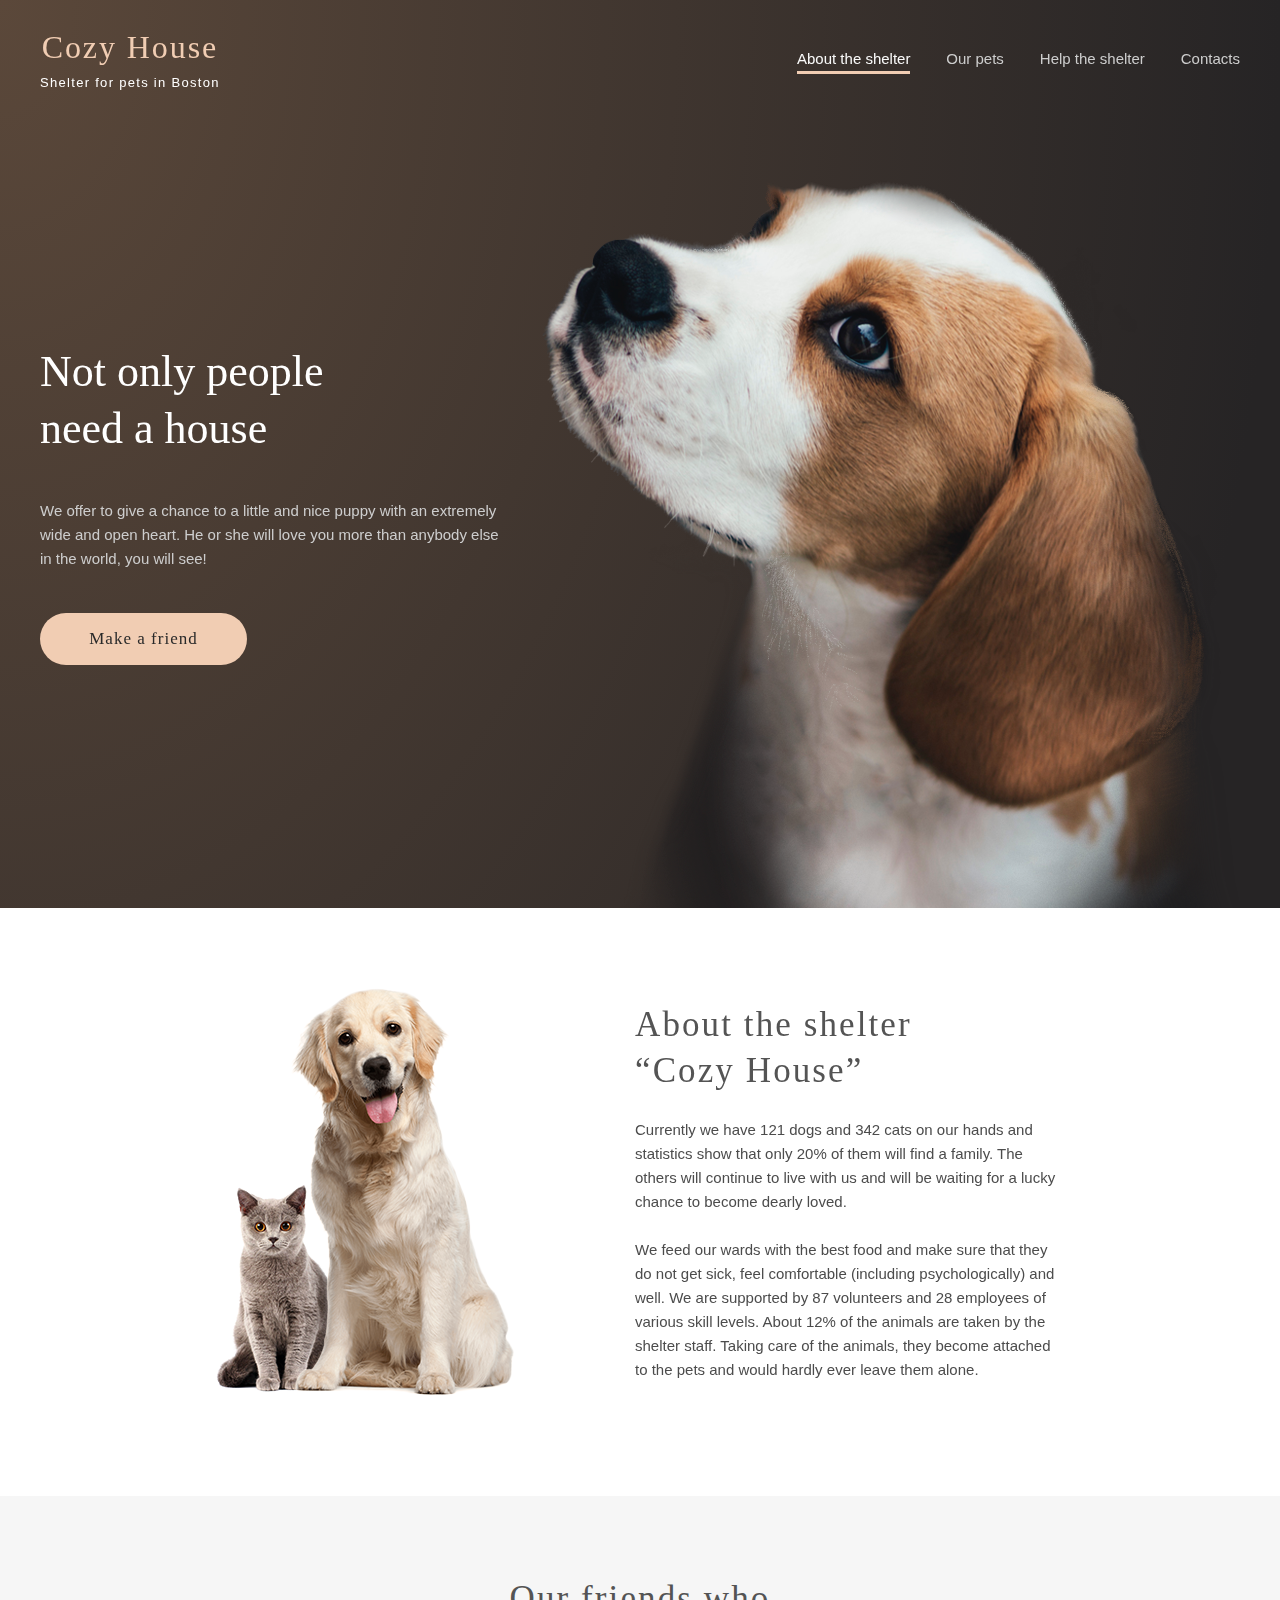
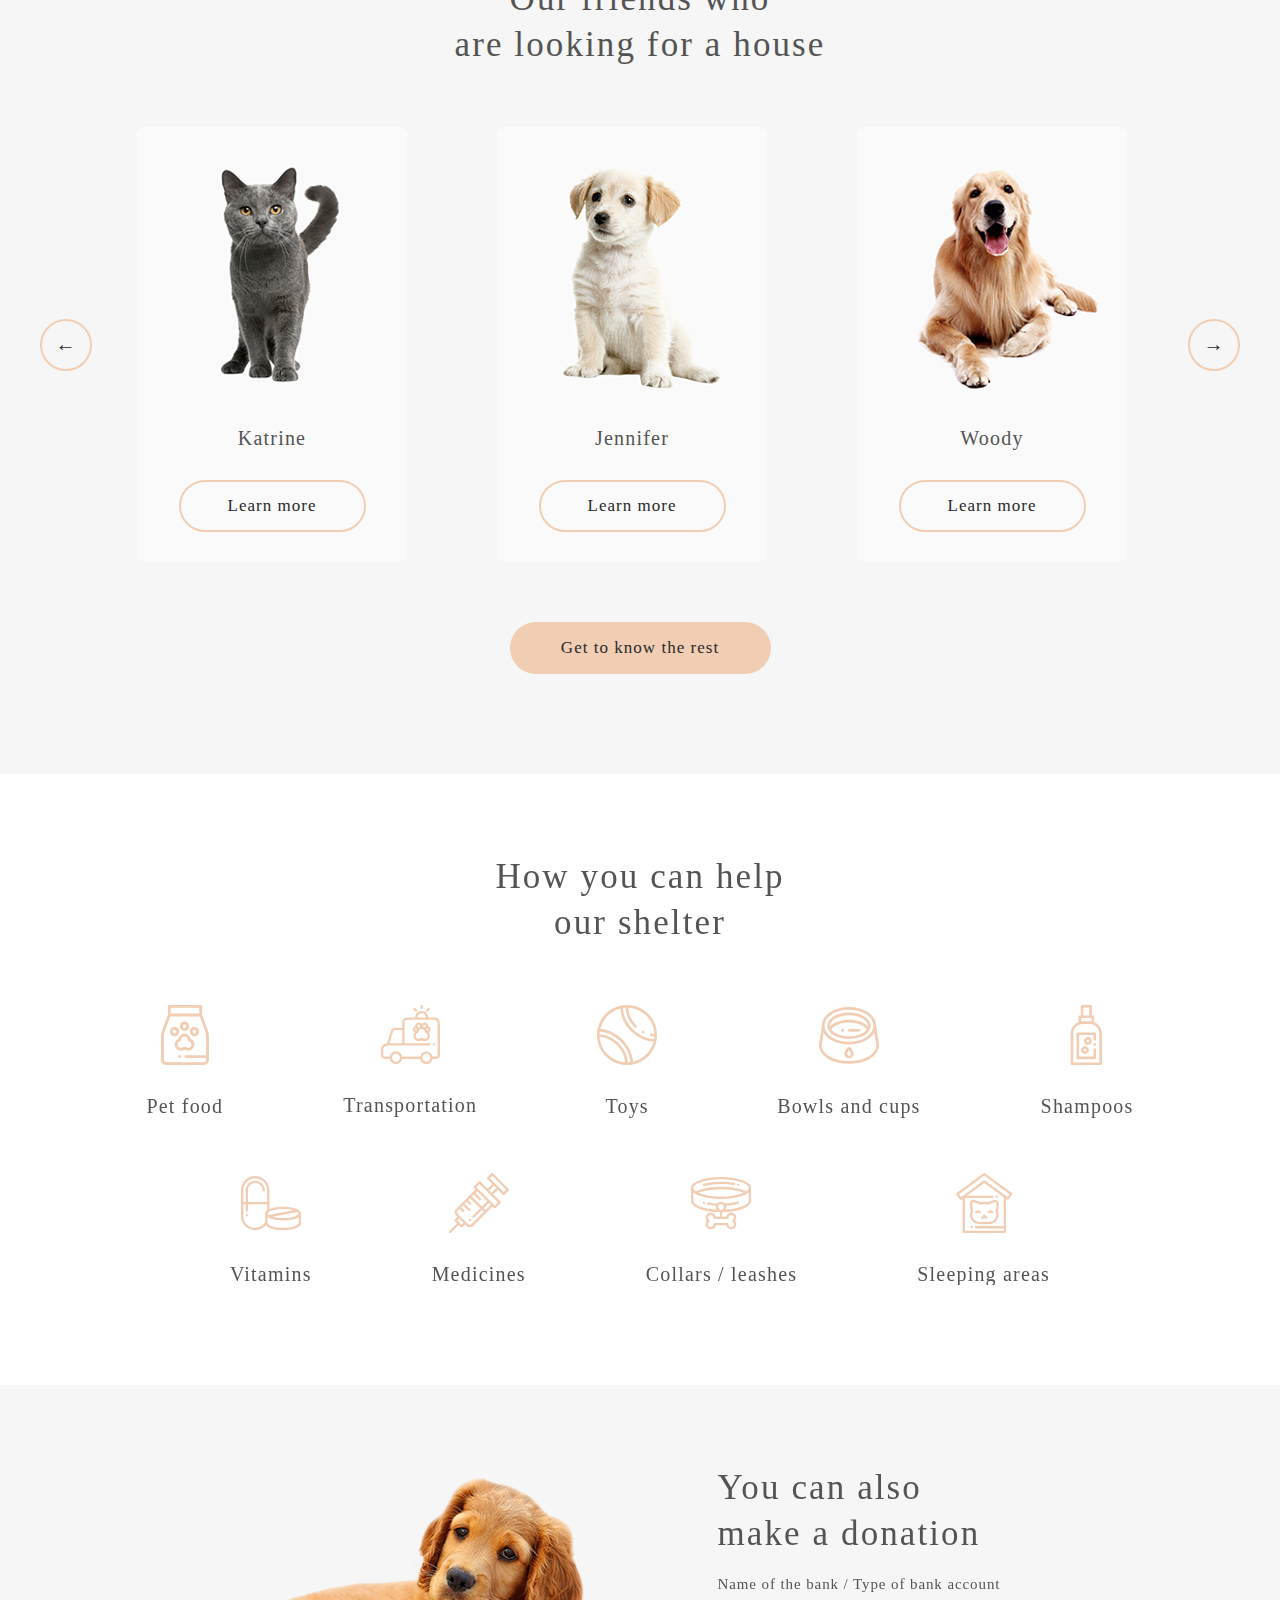
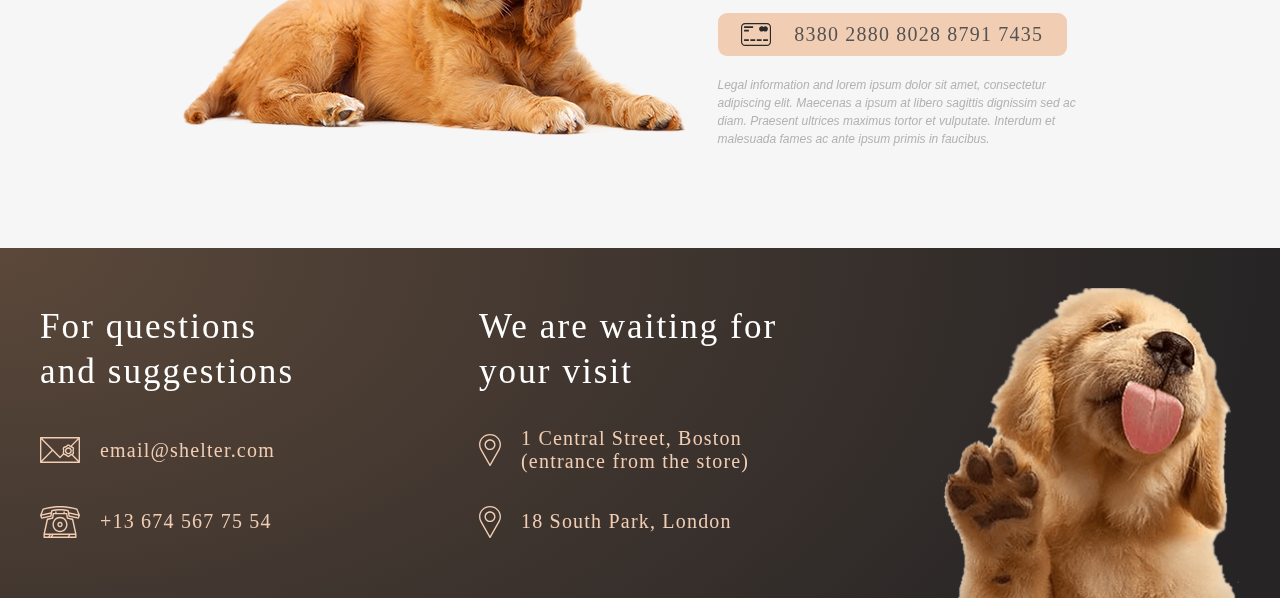
<file: shelter/index.html>
<!DOCTYPE html>
<html lang="en">
<head>
    <meta charset="UTF-8">
    <meta http-equiv="X-UA-Compatible" content="IE=edge">
    <meta name="viewport" content="width=device-width, initial-scale=1.0">
    <title>Cozy House</title>
    <link rel="icon" href="img/footer-puppy.png" type="image/png">
    <link rel="stylesheet" href="css/style.css">
</head>
<body>
    <!-- header -->
    <header class="header">
        <div class="header__wrapper wrapper">

            <a href="#" class="header__logo">
                <h1 class="header__title">Cozy House</h1>
                <p class="header__subtitle">Shelter for pets in Boston</p>
            </a>

            <nav class="menu">
                <a href="#" class="menu__link link-active_lite">About the shelter</a>
                <a href="pets.html" class="menu__link">Our pets</a>
                <a href="#help" class="menu__link">Help the shelter</a>
                <a href="#footer" class="menu__link">Contacts</a>
            </nav>

            <div id="burger" class="burger">
                <button id="burger__button" class="burger__button" type="button">
                    <span class="burger__item">menu</span>
                </button>

                <div id="burger__wrapper" class="burger__wrapper">
                    <div id="burger__menu" class="burger__menu">
                        <a href="#" class="menu__link link-active_lite">About the shelter</a>
                        <a href="pets.html" class="menu__link">Our pets</a>
                        <a href="#help" class="menu__link">Help the shelter</a>
                        <a href="#footer" class="menu__link">Contacts</a>
                    </div>
                </div>
            </div>

        </div>
    </header>

    <!-- intro -->
    <section class="intro">
        <div class="intro__wrapper wrapper">
            <div class="intro__inner">
                <h2 class="intro__title">Not only people<br>need a house</h2>
                <p class="intro__text">We offer to give a chance to a little and nice puppy with an extremely wide and open heart. He or she will love you more than anybody else in the world, you will see!</p>
                <a href="#pets" class="intro__button button-primary">Make a friend</a>
            </div>
            <div class="intro__image">
                <img src="img/start-screen-puppy.png" alt="puppy">
            </div>
        </div>
    </section>

    <!-- about -->
    <section id="about" class="about">
        <div class="about__wrapper wrapper">
            <div class="about__image">
                <img src="img/about-pets.png" alt="pets">
            </div>
            <div class="about__inner">
                <h3 class="about__title">About the shelter<br>“Cozy House”</h3>
                <p class="about__text">Currently we have 121 dogs and 342 cats on our hands and statistics show that only 20% of them will find a family. The others will continue to live with us and will be waiting for a lucky chance to become dearly loved.</p>
                <p class="about__text">We feed our wards with the best food and make sure that they do not get sick, feel comfortable (including psychologically) and well. We are supported by 87 volunteers and 28 employees of various skill levels. About 12% of the animals are taken by the shelter staff. Taking care of the animals, they become attached to the pets and would hardly ever leave them alone.</p>
            </div>
        </div>
    </section>

    <!-- pets -->
    <section id="pets" class="pets">
        <div class="pets__wrapper wrapper">

            <h3 class="pets__title">Our friends who<br>are looking for a house</h3>
            <div id="slider" class="pets__slider">
                <button id="prev" class="button-paginator">←</button>

                <div class="pets__slider-wrapper">
                    <div id="slides" class="pets__slider-content">
                        <div class="pets__slider-item">
                            <img src="img/pets-katrine.png" alt="" class="pets__slider-image">
                            <p class="pets__slider-text">Katrine</p>
                            <button class="pets__slider-button button-secondary">Learn more</button>
                        </div>
                        <div class="pets__slider-item">
                            <img src="img/pets-jennifer.png" alt="" class="pets__slider-image">
                            <p class="pets__slider-text">Jennifer</p>
                            <button class="pets__slider-button button-secondary">Learn more</button>
                        </div>
                        <div class="pets__slider-item">
                            <img src="img/pets-woody.png" alt="" class="pets__slider-image">
                            <p class="pets__slider-text">Woody</p>
                            <button class="pets__slider-button button-secondary">Learn more</button>
                        </div>
                    </div>
                </div>

                <!-- popup -->
                <div id="popup" class="popup">
                    <div class="popup__wrapper">
                        <div class="popup__image"><img src="img/pets-jennifer.png" alt=""></div>
                        <div class="popup__info">
                            <h2 class="popup__title"></h2>
                            <h3 class="popup__subtitle"></h3>
                            <p class="popup__text">Jennifer is a sweet 2 months old Labrador that is patiently waiting to find a new forever home. This girl really enjoys being able to go outside to run and play, but won't hesitate to play up a storm in the house if she has all of her favorite toys.</p>
                            <ul class="popup__list">
                                <li class="popup__age">Age: <span>2 months</span></li>
                                <li class="popup__inoculations">Inoculations: <span>none</span></li>
                                <li class="popup__diseases">Diseases: <span>none</span></li>
                                <li class="popup__parasites">Parasites: <span>none</span></li>
                            </ul>
                        </div>
                        <button id="popup__close" class="popup__close">&times;</button>
                    </div>
                </div>

                <button id="next" class="button-paginator">→</button>
            </div>
            <a href="pets.html" class="pets__button button-primary">Get to know the rest</a>
        </div>
    </section>

    <!-- help -->
    <section id="help" class="help">
        <div class="help__wrapper wrapper">
            <h3 class="help__title">How you can help<br>our shelter</h3>
            <div class="help__list">

                <div class="help__item">
                    <img src="img/svg/icon-pet-food.svg" alt="petfood" class="help__icon">
                    <h4 class="help__text">Pet food</h4>
                </div>
                <div class="help__item">
                    <img src="img/svg/icon-transportation.svg" alt="transportation" class="help__icon">
                    <h4 class="help__text">Transportation</h4>
                </div>
                <div class="help__item">
                    <img src="img/svg/icon-toys.svg" alt="toys" class="help__icon">
                    <h4 class="help__text">Toys</h4>
                </div>
                <div class="help__item">
                    <img src="img/svg/icon-bowls-and-cups.svg" alt="bowls and cups" class="help__icon">
                    <h4 class="help__text">Bowls and cups</h4>
                </div>
                <div class="help__item">
                    <img src="img/svg/icon-shampoos.svg" alt="shampoos" class="help__icon">
                    <h4 class="help__text">Shampoos</h4>
                </div>


                <div class="help__item">
                    <img src="img/svg/icon-vitamins.svg" alt="vitamins" class="help__icon">
                    <h4 class="help__text">Vitamins</h4>
                </div>
                <div class="help__item">
                    <img src="img/svg/icon-medicines.svg" alt="medicines" class="help__icon">
                    <h4 class="help__text">Medicines</h4>
                </div>
                <div class="help__item">
                    <img src="img/svg/icon-collars-leashes.svg" alt="collars leashes" class="help__icon">
                    <h4 class="help__text">Collars / leashes</h4>
                </div>
                <div class="help__item">
                    <img src="img/svg/icon-sleeping-area.svg" alt="sleeping area" class="help__icon">
                    <h4 class="help__text">Sleeping areas</h4>
                </div>

            </div>
        </div>
    </section>

    <!-- donation -->
    <section class="donation">
        <div class="donation__wrapper wrapper">
            <div class="donation__image">
                <img src="img/donation-dog.png" alt="dog">
            </div>
            <div class="donation__inner">
                <h3 class="donation__title">You can also<br>make a donation</h3>
                <h5 class="donation__subtitle">Name of the bank / Type of bank account</h5>
                <a href="#" class="donation__credit-card">
                    <img src="img/svg/credit-card.svg" alt="credit card" class="donation__card-icon">
                    <h4 class="donation__card-number">8380 2880 8028 8791 7435</h4>
                </a>
                <p class="donation__info">Legal information and lorem ipsum dolor sit amet, consectetur adipiscing elit. Maecenas a ipsum at libero sagittis dignissim sed ac diam. Praesent ultrices maximus tortor et vulputate. Interdum et malesuada fames ac ante ipsum primis in faucibus.</p>
            </div>
        </div>
    </section>

    <!-- footer -->
    <footer id="footer" class="footer">
        <div class="footer__wrapper wrapper">
            <div class="footer__contacts">
                <h3 class="footer__title">For questions and suggestions</h3>
                <a href="mailto:google.com" target="_blank" class="footer__item">
                    <img src="img/svg/icon-email.svg" alt="email" class="footer__icon">
                    <h4 class="footer__text">email@shelter.com</h4>
                </a>
                <a href="tel:+136745677554;" class="footer__item">
                    <img src="img/svg/icon-phone.svg" alt="phone" class="footer__icon">
                    <h4 class="footer__text">+13 674 567 75 54</h4>
                </a>
            </div>

            <div class="footer__locations">
                <h3 class="footer__title">We are waiting for your visit</h3>
                <a href="https://www.google.com/maps/@35.7040744,139.5577317,3a,90y,288.14h,67.46t/data=!3m7!1e1!3m5!1sgT28ssf0BB2LxZ63JNcL1w!2e0!3e5!7i13312!8i6656" target="_blank" class="footer__item">
                    <img src="img/svg/icon-marker.svg" alt="marker" class="footer__icon">
                    <h4 class="footer__text">1 Central Street, Boston (entrance from the store)</h4>
                </a>
                <a href="https://www.google.com/maps/@35.7040744,139.5577317,3a,90y,288.14h,67.46t/data=!3m7!1e1!3m5!1sgT28ssf0BB2LxZ63JNcL1w!2e0!3e5!7i13312!8i6656" target="_blank" class="footer__item">
                    <img src="img/svg/icon-marker.svg" alt="marker" class="footer__icon">
                    <h4 class="footer__text">18 South Park, London</h4>
                </a>
            </div>

            <div class="footer__image">
                <img src="img/footer-puppy.png" alt="puppy">
            </div>
        </div>
    </footer>
    <script src="js/pets.js"></script>
    <script src="js/carousel.js"></script>
    <script src="js/popup.js"></script>
    <script src="js/index.js"></script>
</body>
</html>
</file>
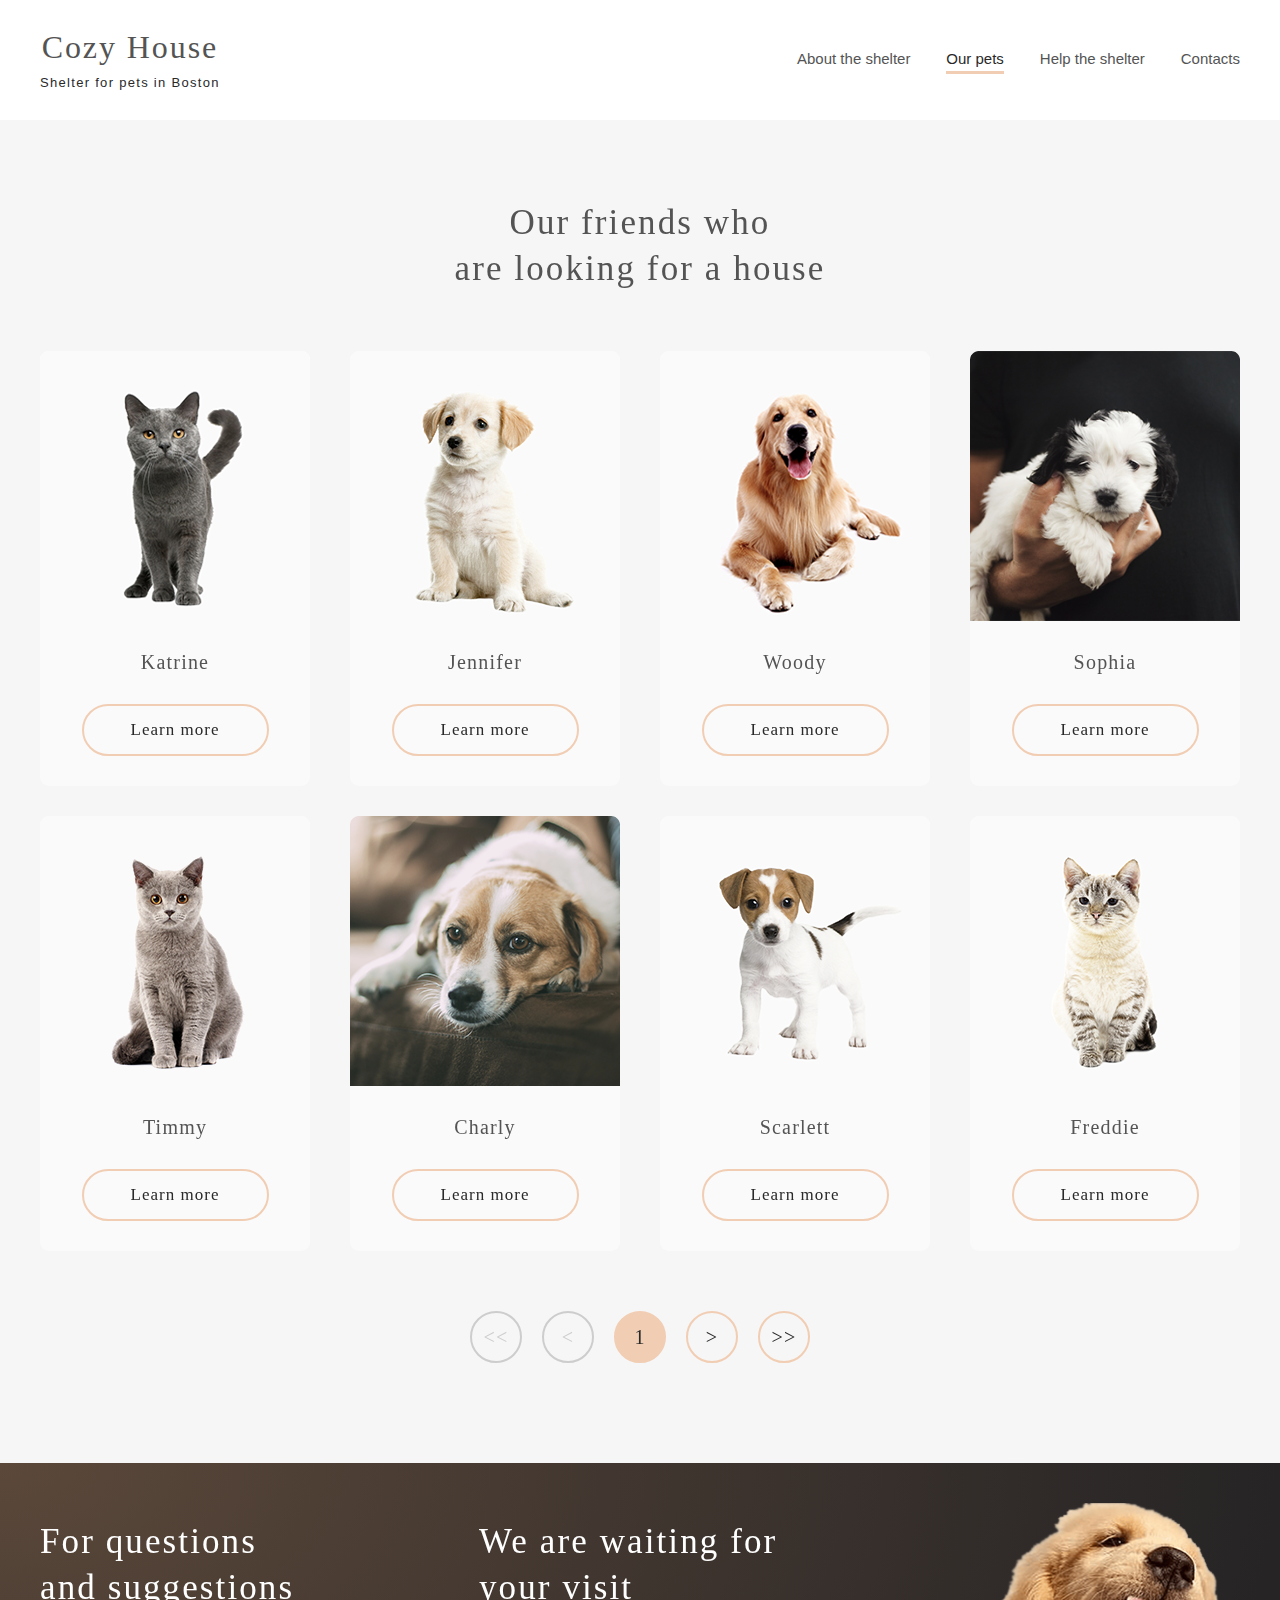
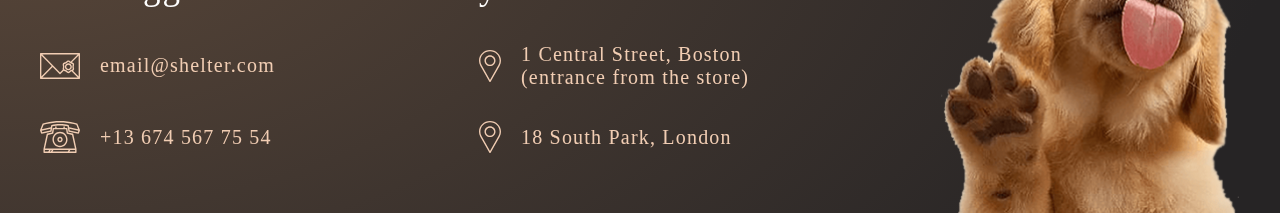
<file: shelter/pets.html>
<!DOCTYPE html>
<html lang="en">
<head>
    <meta charset="UTF-8">
    <meta http-equiv="X-UA-Compatible" content="IE=edge">
    <meta name="viewport" content="width=device-width, initial-scale=1.0">
    <title>Cozy House</title>
    <link rel="icon" href="img/footer-puppy.png" type="image/png">
    <link rel="stylesheet" href="css/style.css">
</head>
<body>

    <!-- header -->
    <header class="header header_lite">
        <div class="header__wrapper wrapper">
            <a href="index.html" class="header__logo">
                <h1 class="header__title">Cozy House</h1>
                <p class="header__subtitle">Shelter for pets in Boston</p>
            </a>

            <nav class="menu menu_lite">
                <a href="index.html" class="menu__link">About the shelter</a>
                <a href="#" class="menu__link link-active_dark">Our pets</a>
                <a href="#help" class="menu__link">Help the shelter</a>
                <a href="#footer" class="menu__link">Contacts</a>
            </nav>

            <div id="burger" class="burger burger_lite">
                <button id="burger__button" class="burger__button _lite" type="button">
                    <span class="burger__item">menu</span>
                </button>

                <div id="burger__wrapper" class="burger__wrapper">
                    <div id="burger__menu" class="burger__menu">
                        <a href="index.html" class="menu__link">About the shelter</a>
                        <a href="#" class="menu__link link-active_lite">Our pets</a>
                        <a href="#help" class="menu__link">Help the shelter</a>
                        <a href="#footer" class="menu__link">Contacts</a>
                    </div>
                </div>
            </div>

        </div>
    </header>

    <!-- friends -->
    <main class="friends">
        <div class="friends__wrapper wrapper">
            <h3 class="friends__title">Our friends who<br>are looking for a house</h3>
            <div id="slides" class="friends__slider">
                <div class="friends__card">
                    <img src="img/pets-katrine.png" alt="" class="friends__image">
                    <p class="friends__text">Katrine</p>
                    <button class="friends__button button-secondary">Learn more</button>
                </div>
                <div class="friends__card">
                    <img src="img/pets-jennifer.png" alt="" class="friends__image">
                    <p class="friends__text">Jennifer</p>
                    <button class="friends__button button-secondary">Learn more</button>
                </div>
                <div class="friends__card">
                    <img src="img/pets-woody.png" alt="" class="friends__image">
                    <p class="friends__text">Woody</p>
                    <button class="friends__button button-secondary">Learn more</button>
                </div>
                <div class="friends__card">
                    <img src="img/pets-sophia.png" alt="" class="friends__image">
                    <p class="friends__text">Sophia</p>
                    <button class="friends__button button-secondary">Learn more</button>
                </div>
                <div class="friends__card">
                    <img src="img/pets-timmy.png" alt="" class="friends__image">
                    <p class="friends__text">Timmy</p>
                    <button class="friends__button button-secondary">Learn more</button>
                </div>
                <div class="friends__card">
                    <img src="img/pets-charly.png" alt="" class="friends__image">
                    <p class="friends__text">Charly</p>
                    <button class="friends__button button-secondary">Learn more</button>
                </div>
                <div class="friends__card">
                    <img src="img/pets-scarlet.png" alt="" class="friends__image">
                    <p class="friends__text">Scarlett</p>
                    <button class="friends__button button-secondary">Learn more</button>
                </div>
                <div class="friends__card">
                    <img src="img/pets-freddie.png" alt="" class="friends__image">
                    <p class="friends__text">Freddie</p>
                    <button class="friends__button button-secondary">Learn more</button>
                </div>
            </div>

            <!-- popup -->
            <div id="popup" class="popup">
                <div class="popup__wrapper">
                    <div class="popup__image"><img src="img/pets-jennifer.png" alt=""></div>
                    <div class="popup__info">
                        <h2 class="popup__title"></h2>
                        <h3 class="popup__subtitle"></h3>
                        <p class="popup__text">Jennifer is a sweet 2 months old Labrador that is patiently waiting to find a new forever home. This girl really enjoys being able to go outside to run and play, but won't hesitate to play up a storm in the house if she has all of her favorite toys.</p>
                        <ul class="popup__list">
                            <li class="popup__age">Age: <span>2 months</span></li>
                            <li class="popup__inoculations">Inoculations: <span>none</span></li>
                            <li class="popup__diseases">Diseases: <span>none</span></li>
                            <li class="popup__parasites">Parasites: <span>none</span></li>
                        </ul>
                    </div>
                    <button id="popup__close" class="popup__close">&times;</button>
                </div>
            </div>

            <nav class="friends__button-group">
                <button class="button-paginator button-paginator_inactive">&#60;&#60;</button>
                <button class="button-paginator button-paginator_inactive">&#60;</button>
                <button class="button-paginator button-paginator_active">1</button>
                <button class="button-paginator">&#62;</button>
                <button class="button-paginator">&#62;&#62;</button>
            </nav>
        </div>
    </main>

    <!-- footer -->
    <footer id="footer" class="footer">
        <div class="footer__wrapper wrapper">
            <div class="footer__contacts">
                <h3 class="footer__title">For questions and suggestions</h3>
                <a href="mailto:google.com" target="_blank" class="footer__item">
                    <img src="img/svg/icon-email.svg" alt="email" class="footer__icon">
                    <h4 class="footer__text">email@shelter.com</h4>
                </a>
                <a href="tel:+136745677554;" class="footer__item">
                    <img src="img/svg/icon-phone.svg" alt="phone" class="footer__icon">
                    <h4 class="footer__text">+13 674 567 75 54</h4>
                </a>
            </div>

            <div class="footer__locations">
                <h3 class="footer__title">We are waiting for your visit</h3>
                <a href="https://www.google.com/maps/@35.7040744,139.5577317,3a,90y,288.14h,67.46t/data=!3m7!1e1!3m5!1sgT28ssf0BB2LxZ63JNcL1w!2e0!3e5!7i13312!8i6656" target="_blank" class="footer__item">
                    <img src="img/svg/icon-marker.svg" alt="marker" class="footer__icon">
                    <h4 class="footer__text">1 Central Street, Boston (entrance from the store)</h4>
                </a>
                <a href="https://www.google.com/maps/@35.7040744,139.5577317,3a,90y,288.14h,67.46t/data=!3m7!1e1!3m5!1sgT28ssf0BB2LxZ63JNcL1w!2e0!3e5!7i13312!8i6656" target="_blank" class="footer__item">
                    <img src="img/svg/icon-marker.svg" alt="marker" class="footer__icon">
                    <h4 class="footer__text">18 South Park, London</h4>
                </a>
            </div>

            <img src="img/footer-puppy.png" alt="puppy" class="footer__image">
        </div>
    </footer>
    <script src="js/pets.js"></script>
    <script src="js/popup-pets.js"></script>
    <script src="js/index.js"></script>
</body>
</html>
</file>
<file: shelter/css/style.css>
* {
  padding: 0;
  margin: 0;
  border: 0;
}

*, *::before, *::after {
  box-sizing: border-box;
  -moz-box-sizing: border-box;
  -webkit-box-sizing: border-box;
}

:focus, :active {
  outline: none;
}

a:focus, a:active {
  outline: none;
}

nav, footer, header, aside {
  display: block;
}

html, body {
  height: 100%;
  width: 100%;
  font-size: 100%;
  line-height: 1;
  font-size: 14px;
  -ms-text-size-adjust: 100%;
  -moz-text-size-adjust: 100%;
  -webkit-text-size-adjust: 100%;
}

input, button, textarea {
  font-family: inherit;
  background-color: unset;
}

input::-ms-clear {
  display: none;
}

button {
  cursor: pointer;
}

button::-moz-focus-inner {
  padding: 0;
  border: 0;
}

a, a:visited {
  text-decoration: none;
}

a:hover {
  text-decoration: none;
}

ul li {
  list-style: none;
}

img {
  vertical-align: top;
}

h1, h2, h3, h4, h5, h6 {
  font-size: inherit;
  font-weight: 400;
}

html {
  scroll-behavior: smooth;
}

body {
  background-color: #e5e5e5;
}

h1, h2, h3, h4 {
  font-family: "Georgia";
  font-style: normal;
  font-weight: 400;
}

a, p {
  font-family: "Arial";
  font-style: normal;
  font-weight: 400;
}

.wrapper {
  width: 100%;
  max-width: 1280px;
  margin: 0 auto;
  padding: 0 40px;
}

@media (max-width: 768px) {
  .wrapper {
    padding: 0 30px;
  }
}
@media (max-width: 320px) {
  .wrapper {
    padding: 0 10px;
  }
}
button {
  border-radius: 100px;
  font-family: "Georgia";
  font-style: normal;
  font-weight: 400;
  font-size: 17px;
  line-height: 130%;
  letter-spacing: 0.06em;
  color: #292929;
}

.button-primary,
.button-secondary {
  font-family: "Georgia";
  font-style: normal;
  font-weight: 400;
  -webkit-transition: background 0.2s ease;
  transition: background 0.2s ease;
}
.button-primary:hover,
.button-secondary:hover {
  background: #FDDCC4;
}

.button-primary {
  background: #F1CDB3;
}

.button-secondary {
  border: 2px solid #F1CDB3;
}
.button-secondary:hover {
  border: none;
}

.button-paginator {
  min-width: 52px;
  height: 52px;
  font-size: 20px;
  line-height: 115%;
  color: #292929;
  border: 2px solid #F1CDB3;
  -webkit-transition: background 0.2s ease;
  transition: background 0.2s ease;
}
.button-paginator:hover {
  background: #FDDCC4;
  border: none;
}
.button-paginator_active {
  background: #F1CDB3;
}
.button-paginator_inactive {
  border: 2px solid #CDCDCD;
  color: #CDCDCD;
  pointer-events: none;
}

.header {
  position: absolute;
  top: 30px;
  left: 50%;
  -webkit-transform: translateX(-50%);
          transform: translateX(-50%);
  width: 100%;
}
.header__wrapper {
  height: 60px;
  display: -webkit-box;
  display: -ms-flexbox;
  display: flex;
  -webkit-box-pack: justify;
      -ms-flex-pack: justify;
          justify-content: space-between;
  -webkit-box-align: center;
      -ms-flex-align: center;
          align-items: center;
}
.header__logo {
  display: -webkit-box;
  display: -ms-flexbox;
  display: flex;
  -webkit-box-orient: vertical;
  -webkit-box-direction: normal;
      -ms-flex-direction: column;
          flex-direction: column;
  -webkit-box-pack: justify;
      -ms-flex-pack: justify;
          justify-content: space-between;
  -webkit-box-align: center;
      -ms-flex-align: center;
          align-items: center;
}
.header__title {
  font-size: 32px;
  line-height: 110%;
  letter-spacing: 0.06em;
  color: #F1CDB3;
}
.header__subtitle {
  margin-top: 10px;
  font-size: 13px;
  line-height: 15px;
  letter-spacing: 0.1em;
  color: #FFFFFF;
}

.header_lite {
  position: static;
  height: 120px;
  padding: 30px 0;
  background: #ffffff;
  -webkit-transform: translateX(0);
          transform: translateX(0);
}
.header_lite .header__title {
  color: #545454;
}
.header_lite .header__subtitle {
  color: #292929;
}
.header_lite .burger__wrapper {
  top: 0;
}

@media (max-width: 320px) {
  .header__wrapper {
    padding: 0 20px;
  }
}
.menu {
  width: 443px;
  display: -webkit-box;
  display: -ms-flexbox;
  display: flex;
  -webkit-box-pack: justify;
      -ms-flex-pack: justify;
          justify-content: space-between;
}
.menu__link {
  padding: 5px 0;
  width: -webkit-fit-content;
  width: -moz-fit-content;
  width: fit-content;
  font-size: 15px;
  color: #CDCDCD;
  -webkit-transition: color 0.2s ease;
  transition: color 0.2s ease;
}
.menu__link:hover {
  color: #FAFAFA;
}
.menu .link-active_lite {
  color: #FAFAFA;
  border-bottom: #F1CDB3 3px solid;
}

.menu_lite .menu__link {
  color: #545454;
}
.menu_lite .menu__link:hover {
  color: #292929;
}
.menu_lite .link-active_dark {
  color: #292929;
  border-bottom: #F1CDB3 3px solid;
}

.burger {
  display: none;
}
.burger__button {
  z-index: 2;
  position: relative;
  display: none;
  width: 30px;
  height: 22px;
  z-index: 1;
  -webkit-transition: -webkit-transform 0.5s ease;
  transition: -webkit-transform 0.5s ease;
  transition: transform 0.5s ease;
  transition: transform 0.5s ease, -webkit-transform 0.5s ease;
}
.burger__button._open {
  -webkit-transform: rotate(-90deg);
          transform: rotate(-90deg);
}
.burger__button._lite .burger__item,
.burger__button._lite .burger__item::before,
.burger__button._lite .burger__item::after {
  background-color: #000000;
}
.burger_lite .burger__menu {
  top: 0;
}
.burger__item {
  position: relative;
  display: block;
  width: 30px;
  height: 2px;
  color: transparent;
  font-size: 0;
  background-color: #F1CDB3;
}
.burger__item::before, .burger__item::after {
  position: absolute;
  display: block;
  content: "";
  width: 100%;
  height: 100%;
  background-color: #F1CDB3;
}
.burger__item::before {
  top: -10px;
}
.burger__item::after {
  bottom: -10px;
}
.burger__wrapper {
  position: absolute;
  top: -30px;
  right: 0;
  bottom: 0;
  left: 0;
  height: 100vh;
  overflow: hidden;
  display: block;
  background-color: rgba(0, 0, 0, 0.6);
  z-index: -1;
  opacity: 0;
  -webkit-transition: opacity 0.5s ease;
  transition: opacity 0.5s ease;
}
.burger__wrapper._visible {
  z-index: 0;
  opacity: 1;
}
.burger__menu {
  position: relative;
  right: -320px;
  width: 320px;
  height: 100vh;
  margin-left: auto;
  padding: 0 38px;
  display: -webkit-box;
  display: -ms-flexbox;
  display: flex;
  -webkit-box-orient: vertical;
  -webkit-box-direction: normal;
      -ms-flex-direction: column;
          flex-direction: column;
  -webkit-box-pack: center;
      -ms-flex-pack: center;
          justify-content: center;
  -webkit-box-align: center;
      -ms-flex-align: center;
          align-items: center;
  background-color: #292929;
  opacity: 0;
  -webkit-transition: all 0.5s ease;
  transition: all 0.5s ease;
}
.burger__menu .menu__link {
  margin-bottom: 40px;
}
.burger__menu._show {
  right: 0;
  opacity: 1;
}
.burger .link-active_lite {
  color: #FAFAFA;
  border-bottom: #F1CDB3 3px solid;
}

@media (max-width: 767px) {
  .menu {
    display: none;
  }
  .burger {
    display: block;
  }
  .burger__button {
    display: block;
  }
}
.intro {
  padding: 180px 0 0 0;
  background: radial-gradient(100% 215.42% at 0% 0%, #5B483A 0%, #262425 100%);
}
.intro__wrapper {
  display: -webkit-box;
  display: -ms-flexbox;
  display: flex;
  -ms-flex-wrap: wrap;
      flex-wrap: wrap;
  -webkit-box-pack: center;
      -ms-flex-pack: center;
          justify-content: center;
  -webkit-box-align: center;
      -ms-flex-align: center;
          align-items: center;
}
.intro__inner {
  width: 460px;
  margin-right: 42px;
  display: -webkit-box;
  display: -ms-flexbox;
  display: flex;
  -webkit-box-orient: vertical;
  -webkit-box-direction: normal;
      -ms-flex-direction: column;
          flex-direction: column;
  -webkit-box-pack: justify;
      -ms-flex-pack: justify;
          justify-content: space-between;
  margin-bottom: 80px;
}
.intro__title {
  font-size: 44px;
  line-height: 130%;
  color: #FFFFFF;
}
.intro__text {
  font-size: 15px;
  line-height: 160%;
  color: #CDCDCD;
  margin: 42px 0;
}
.intro__image {
  max-width: 698px;
  height: auto;
}
.intro__image img {
  width: 100%;
}
.intro__button {
  width: 207px;
  height: 52px;
  text-align: center;
  border-radius: 100px;
  font-size: 17px;
  line-height: 52px;
  letter-spacing: 0.06em;
  color: #292929;
}

@media (max-width: 768px) {
  .intro {
    padding: 150px 0 0 0;
  }
  .intro__wrapper {
    -webkit-box-pack: center;
        -ms-flex-pack: center;
            justify-content: center;
  }
  .intro__button {
    -ms-flex-item-align: center;
        align-self: center;
  }
  .intro__inner {
    margin: 0 auto 100px;
  }
  .intro__image {
    max-width: 569px;
    height: auto;
    margin-left: auto;
  }
}
@media (max-width: 320px) {
  .intro {
    text-align: center;
  }
  .intro__inner {
    margin-bottom: 105px;
  }
  .intro__title {
    font-size: 25px;
    line-height: 130%;
    text-align: center;
    letter-spacing: 0.06em;
  }
  .intro__text {
    -webkit-box-align: center;
        -ms-flex-align: center;
            align-items: center;
  }
  .intro__image {
    max-width: 260px;
    height: auto;
  }
}
.about {
  padding: 80px 0 100px;
  background-color: #ffffff;
}
.about__wrapper {
  height: 100%;
  display: -webkit-box;
  display: -ms-flexbox;
  display: flex;
  -ms-flex-wrap: wrap;
      flex-wrap: wrap;
  -webkit-box-pack: center;
      -ms-flex-pack: center;
          justify-content: center;
  -webkit-box-align: center;
      -ms-flex-align: center;
          align-items: center;
}
.about__image {
  margin-right: 120px;
}
.about__image img {
  width: 100%;
}
.about__inner {
  max-width: 430px;
  min-height: 380px;
  display: -webkit-box;
  display: -ms-flexbox;
  display: flex;
  -webkit-box-orient: vertical;
  -webkit-box-direction: normal;
      -ms-flex-direction: column;
          flex-direction: column;
  -webkit-box-pack: justify;
      -ms-flex-pack: justify;
          justify-content: space-between;
}
.about__title {
  font-size: 35px;
  line-height: 130%;
  letter-spacing: 0.06em;
  color: #545454;
}
.about__text {
  font-size: 15px;
  line-height: 160%;
  color: #4C4C4C;
}

@media (max-width: 930px) {
  .about__wrapper {
    -webkit-box-orient: vertical;
    -webkit-box-direction: reverse;
        -ms-flex-direction: column-reverse;
            flex-direction: column-reverse;
    -ms-flex-wrap: wrap;
        flex-wrap: wrap;
  }
  .about__inner {
    margin-bottom: 80px;
  }
  .about__image {
    margin-right: 0;
  }
}
@media (max-width: 320px) {
  .about {
    padding: 42px 0;
    text-align: center;
  }
  .about__inner {
    padding: 0 15px;
    margin-bottom: 42px;
  }
  .about__title {
    font-size: 25px;
  }
  .about__text {
    margin-top: 22px;
    text-align: justify;
  }
  .about__image {
    max-width: 260px;
    height: auto;
  }
}
.pets {
  position: relative;
  padding: 80px 0 100px;
  display: -webkit-box;
  display: -ms-flexbox;
  display: flex;
  -webkit-box-align: center;
      -ms-flex-align: center;
          align-items: center;
  text-align: center;
  background-color: #F6F6F6;
}
.pets__wrapper {
  display: -webkit-box;
  display: -ms-flexbox;
  display: flex;
  -webkit-box-orient: vertical;
  -webkit-box-direction: normal;
      -ms-flex-direction: column;
          flex-direction: column;
  -webkit-box-align: center;
      -ms-flex-align: center;
          align-items: center;
}
.pets__title {
  font-size: 35px;
  line-height: 130%;
  letter-spacing: 0.06em;
  color: #545454;
}
.pets__slider {
  width: 100%;
  height: 435px;
  display: -webkit-box;
  display: -ms-flexbox;
  display: flex;
  -webkit-box-pack: justify;
      -ms-flex-pack: justify;
          justify-content: space-between;
  -webkit-box-align: center;
      -ms-flex-align: center;
          align-items: center;
  margin: 60px 0;
}
.pets__slider-wrapper {
  position: relative;
  overflow: hidden;
}
.pets__slider-content {
  width: 10000px;
  display: -webkit-box;
  display: -ms-flexbox;
  display: flex;
  position: relative;
  top: 0;
}
.pets__slider-content.shifting {
  -webkit-transition: left 0.2s ease-out;
  transition: left 0.2s ease-out;
}
.pets__slider-item {
  width: 270px;
  height: 435px;
  margin: 0 45px;
  border-radius: 9px;
  background: #FAFAFA;
  cursor: pointer;
  -webkit-transition: -webkit-box-shadow 0.2s ease;
  transition: -webkit-box-shadow 0.2s ease;
  transition: box-shadow 0.2s ease;
  transition: box-shadow 0.2s ease, -webkit-box-shadow 0.2s ease;
}
.pets__slider-item:hover {
  -webkit-box-shadow: 2px 2px 10px 0px #fedcc4;
          box-shadow: 2px 2px 10px 0px #fedcc4;
}
.pets__slider-text {
  margin: 30px 0;
  font-family: "Georgia";
  font-size: 20px;
  line-height: 23px;
  letter-spacing: 0.06em;
  color: #545454;
}
.pets__slider-button {
  width: 187px;
  height: 52px;
}
.pets__button {
  width: 261px;
  height: 52px;
  text-align: center;
  border-radius: 100px;
  font-size: 17px;
  line-height: 52px;
  letter-spacing: 0.06em;
  color: #292929;
}

.popup {
  position: absolute;
  top: 0;
  right: 0;
  bottom: 0;
  left: 0;
  height: 100vh;
  overflow: hidden;
  display: block;
  background-color: rgba(0, 0, 0, 0.6);
  z-index: -1;
  opacity: 0;
  font-family: "Georgia";
  font-style: normal;
  font-weight: 400;
  color: #000000;
  -webkit-transition: opacity 0.5s ease;
  transition: opacity 0.5s ease;
}
.popup._visible {
  opacity: 1;
}
.popup__wrapper {
  position: fixed;
  width: 900px;
  height: 500px;
  top: 50%;
  left: 50%;
  -webkit-transform: translate(-50%, -50%);
          transform: translate(-50%, -50%);
  background: #fafafa;
  border-radius: 9px;
  display: -webkit-box;
  display: -ms-flexbox;
  display: flex;
}
.popup__image {
  width: 500px;
  height: 100%;
  display: -webkit-box;
  display: -ms-flexbox;
  display: flex;
  -webkit-box-align: center;
      -ms-flex-align: center;
          align-items: center;
  border-radius: 9px;
  overflow: hidden;
}
.popup__image img {
  width: 100%;
  height: auto;
}
.popup__info {
  max-width: 350px;
  padding: 50px 20px 88px 30px;
  text-align: start;
}
.popup__title {
  margin-bottom: 10px;
  font-size: 35px;
  line-height: 130%;
  letter-spacing: 0.06em;
}
.popup__subtitle {
  font-size: 20px;
  line-height: 115%;
  letter-spacing: 0.06em;
}
.popup__text {
  margin: 40px 0;
  font-family: "Georgia";
  font-style: normal;
  font-weight: 400;
  font-size: 15px;
  line-height: 110%;
  letter-spacing: 0.06em;
}
.popup__list {
  font-weight: 700;
  font-size: 15px;
  line-height: 110%;
  letter-spacing: 0.06em;
}
.popup__list li {
  margin-bottom: 10px;
}
.popup__list span {
  font-weight: 400;
}
.popup__close {
  position: absolute;
  top: -52px;
  right: -52px;
  width: 52px;
  height: 52px;
  border: 2px solid #F1CDB3;
  border-radius: 100px;
  font-size: 30px;
}

@media (max-width: 768px) {
  .popup__wrapper {
    width: 682px;
    height: 402px;
  }
  .popup__image {
    width: 350px;
  }
  .popup__text {
    margin: 20px 0;
    font-size: 13px;
  }
  .popup__list li {
    margin-bottom: 5px;
  }
}
@media (max-width: 500px) {
  .pets__slider {
    -ms-flex-wrap: wrap;
        flex-wrap: wrap;
    -webkit-box-pack: space-evenly;
        -ms-flex-pack: space-evenly;
            justify-content: space-evenly;
    margin: 42px 0 114px;
  }
  .pets__slider-content {
    width: 100%;
    margin-bottom: 20px;
  }
  .pets .button-paginator {
    -webkit-box-ordinal-group: 3;
        -ms-flex-order: 2;
            order: 2;
    margin: 0 20px;
  }
}
@media (max-width: 320px) {
  .pets {
    padding: 42px 0;
  }
  .pets__title {
    font-size: 25px;
  }
  .popup__wrapper {
    width: 240px;
    height: 341px;
  }
  .popup__image {
    display: none;
  }
  .popup__info {
    padding: 10px;
    text-align: center;
  }
  .popup__list {
    text-align: start;
  }
}
.help {
  padding: 80px 0 100px;
  background: #FFFFFF;
  text-align: center;
}
.help__title {
  font-size: 35px;
  line-height: 130%;
  letter-spacing: 0.06em;
  color: #545454;
  margin-bottom: 60px;
}
.help__list {
  height: 280px;
  display: -webkit-box;
  display: -ms-flexbox;
  display: flex;
  -ms-flex-wrap: wrap;
      flex-wrap: wrap;
  -ms-flex-line-pack: justify;
      align-content: space-between;
  -webkit-box-pack: center;
      -ms-flex-pack: center;
          justify-content: center;
  overflow: hidden;
}
.help__item {
  height: 113px;
  margin: 0 60px 55px;
}
.help__icon {
  max-width: 60px;
  max-height: 60px;
  margin-bottom: 30px;
}
.help__text {
  font-size: 20px;
  line-height: 115%;
  letter-spacing: 0.06em;
  color: #545454;
}

@media (max-width: 800px) {
  .help__wrapper {
    padding: 0 69px;
  }
  .help__list {
    height: auto;
    display: grid;
    justify-items: center;
    grid-template-columns: repeat(auto-fit, minmax(130px, 1fr));
    -webkit-column-gap: 60px;
       -moz-column-gap: 60px;
            column-gap: 60px;
    row-gap: 55px;
  }
  .help__item {
    width: 170px;
    height: 113px;
    margin: 0;
  }
}
@media (max-width: 660px) {
  .help__list {
    gap: 30px;
  }
  .help__item {
    width: 130px;
    height: 87px;
  }
  .help__icon {
    max-width: 50px;
    max-height: 50px;
    margin-bottom: 20px;
  }
}
@media (max-width: 590px) {
  .help__wrapper {
    padding: 0 30px;
  }
  .help__text {
    font-size: 15px;
  }
}
@media (max-width: 320px) {
  .help__list {
    grid-template-columns: repeat(auto-fit, minmax(100px, 1fr));
  }
}
@media (max-width: 320px) {
  .help {
    padding: 42px 0;
  }
  .help__wrapper {
    padding: 0 15px;
  }
  .help__title {
    font-size: 25px;
    margin-bottom: 42px;
  }
}
.donation {
  padding: 80px 0 100px;
  background: #F6F6F6;
}
.donation__wrapper {
  display: -webkit-box;
  display: -ms-flexbox;
  display: flex;
  -webkit-box-pack: center;
      -ms-flex-pack: center;
          justify-content: center;
  -webkit-box-align: center;
      -ms-flex-align: center;
          align-items: center;
}
.donation__image {
  max-width: 505px;
  height: auto;
}
.donation__image img {
  width: 100%;
}
.donation__inner {
  max-width: 380px;
  display: -webkit-box;
  display: -ms-flexbox;
  display: flex;
  -webkit-box-orient: vertical;
  -webkit-box-direction: normal;
      -ms-flex-direction: column;
          flex-direction: column;
  -webkit-box-pack: justify;
      -ms-flex-pack: justify;
          justify-content: space-between;
  margin-left: 30px;
}
.donation__title {
  font-size: 35px;
  line-height: 130%;
  letter-spacing: 0.06em;
  color: #545454;
}
.donation__subtitle {
  margin: 20px 0;
  font-size: 15px;
  line-height: 110%;
  letter-spacing: 0.06em;
  color: #545454;
}
.donation__credit-card {
  display: -webkit-box;
  display: -ms-flexbox;
  display: flex;
  -webkit-box-align: center;
      -ms-flex-align: center;
          align-items: center;
  -webkit-box-pack: space-evenly;
      -ms-flex-pack: space-evenly;
          justify-content: space-evenly;
  max-width: 349px;
  height: 43px;
  margin-bottom: 20px;
  background: #F1CDB3;
  border-radius: 9px;
  -webkit-transition: background 0.2s ease;
  transition: background 0.2s ease;
}
.donation__credit-card:hover {
  background: #FDDCC4;
}
.donation__card-number {
  font-size: 20px;
  line-height: 115%;
  letter-spacing: 0.06em;
  color: #545454;
}
.donation__info {
  font-style: italic;
  font-size: 12px;
  line-height: 18px;
  color: #B2B2B2;
}

@media (max-width: 900px) {
  .donation__wrapper {
    -webkit-box-orient: vertical;
    -webkit-box-direction: reverse;
        -ms-flex-direction: column-reverse;
            flex-direction: column-reverse;
  }
  .donation__inner {
    margin-left: 0;
  }
  .donation__subtitle {
    margin: 18px 0;
    letter-spacing: 0.1em;
  }
  .donation__image {
    margin-top: 60px;
  }
}
@media (max-width: 320px) {
  .donation {
    padding: 42px 0;
  }
  .donation__inner {
    text-align: center;
  }
  .donation__title {
    font-size: 25px;
  }
  .donation__image {
    margin-top: 42px;
    max-width: 260px;
    height: auto;
  }
  .donation__subtitle {
    line-height: 160%;
    letter-spacing: 0.06em;
  }
  .donation__credit-card {
    margin: 0 10px 20px;
    padding: 10px 15px;
    -webkit-box-pack: justify;
        -ms-flex-pack: justify;
            justify-content: space-between;
  }
  .donation__card-number {
    font-size: 15px;
    line-height: 110%;
  }
  .donation__info {
    text-align: justify;
    margin: 0 10px;
  }
}
.footer {
  padding: 40px 0 0 0;
  background: radial-gradient(100% 215.42% at 0% 0%, #5B483A 0%, #262425 100%);
}
.footer__wrapper {
  display: -webkit-box;
  display: -ms-flexbox;
  display: flex;
  -ms-flex-wrap: wrap;
      flex-wrap: wrap;
  -webkit-box-pack: justify;
      -ms-flex-pack: justify;
          justify-content: space-between;
  -webkit-box-align: start;
      -ms-flex-align: start;
          align-items: flex-start;
}
.footer__contacts, .footer__locations {
  height: 234px;
  margin: 16px 0;
  display: -webkit-box;
  display: -ms-flexbox;
  display: flex;
  -webkit-box-orient: vertical;
  -webkit-box-direction: normal;
      -ms-flex-direction: column;
          flex-direction: column;
  -webkit-box-pack: justify;
      -ms-flex-pack: justify;
          justify-content: space-between;
}
.footer__contacts {
  width: 280px;
}
.footer__locations {
  width: 302px;
}
.footer__title {
  font-size: 35px;
  line-height: 130%;
  letter-spacing: 0.06em;
  color: #FFFFFF;
}
.footer__item {
  display: -webkit-box;
  display: -ms-flexbox;
  display: flex;
  -webkit-box-align: center;
      -ms-flex-align: center;
          align-items: center;
}
.footer__item .footer__text:hover {
  color: #FDDCC4;
}
.footer__icon {
  margin-right: 20px;
}
.footer__text {
  font-size: 20px;
  line-height: 115%;
  letter-spacing: 0.06em;
  color: #F1CDB3;
  -webkit-transition: color 0.2s ease;
  transition: color 0.2s ease;
}
.footer__image {
  max-width: 300px;
}
.footer__image img {
  width: 100%;
}

@media (max-width: 1000px) {
  .footer__wrapper {
    -webkit-box-pack: space-evenly;
        -ms-flex-pack: space-evenly;
            justify-content: space-evenly;
  }
  .footer__contacts, .footer__locations {
    margin: 5px 0 65px;
  }
}
@media (max-width: 768px) {
  .footer {
    padding: 30px 0 0 0;
  }
  .footer__wrapper {
    padding: 0;
  }
}
@media (max-width: 320px) {
  .footer {
    text-align: center;
  }
  .footer__wrapper {
    padding: 0 10px;
  }
  .footer__contacts, .footer__locations {
    -webkit-box-align: center;
        -ms-flex-align: center;
            align-items: center;
    margin: 0 0 40px;
    max-width: 100%;
  }
  .footer__contacts {
    height: 208px;
  }
  .footer__locations {
    height: 222px;
    padding: 0 15px;
  }
  .footer__locations .footer__item {
    margin: 40px -15px 0;
    -ms-flex-item-align: start;
        align-self: flex-start;
    text-align: start;
  }
  .footer__title {
    font-size: 25px;
  }
  .footer__image {
    max-width: 260px;
  }
}
.friends {
  padding: 80px 0 100px;
  background: #F6F6F6;
}
.friends__wrapper {
  display: -webkit-box;
  display: -ms-flexbox;
  display: flex;
  -webkit-box-orient: vertical;
  -webkit-box-direction: normal;
      -ms-flex-direction: column;
          flex-direction: column;
  -webkit-box-pack: justify;
      -ms-flex-pack: justify;
          justify-content: space-between;
  -webkit-box-align: center;
      -ms-flex-align: center;
          align-items: center;
  text-align: center;
}
.friends__title {
  font-size: 35px;
  line-height: 130%;
  letter-spacing: 0.06em;
  color: #545454;
}
.friends__slider {
  width: 100%;
  display: grid;
  grid-template-columns: repeat(auto-fit, 270px);
  -webkit-box-pack: center;
      -ms-flex-pack: center;
          justify-content: center;
  -webkit-column-gap: 40px;
     -moz-column-gap: 40px;
          column-gap: 40px;
  margin: 45px 0 30px;
  padding: 15px 0 0;
}
.friends__card {
  height: 435px;
  margin-bottom: 30px;
  background: #FAFAFA;
  border-radius: 9px;
  cursor: pointer;
  -webkit-transition: -webkit-box-shadow 0.2s ease;
  transition: -webkit-box-shadow 0.2s ease;
  transition: box-shadow 0.2s ease;
  transition: box-shadow 0.2s ease, -webkit-box-shadow 0.2s ease;
}
.friends__card:hover {
  -webkit-box-shadow: 2px 2px 10px 0px #fedcc4;
          box-shadow: 2px 2px 10px 0px #fedcc4;
}
.friends__text {
  margin: 30px 0;
  font-family: "Georgia";
  font-size: 20px;
  line-height: 23px;
  letter-spacing: 0.06em;
  color: #545454;
}
.friends__button-group {
  width: 340px;
  display: -webkit-box;
  display: -ms-flexbox;
  display: flex;
  -webkit-box-pack: justify;
      -ms-flex-pack: justify;
          justify-content: space-between;
}
.friends__button {
  width: 187px;
  height: 52px;
}

@media (max-width: 970px) {
  .friends__slider {
    grid-template-rows: repeat(3, 1fr);
    grid-auto-rows: 0;
    overflow: hidden;
  }
}
@media (max-width: 768px) {
  .friends {
    padding: 80px 0 75px;
  }
  .friends__slider {
    margin: 30px 64px 10px;
    padding: 0;
  }
}
@media (max-width: 320px) {
  .friends {
    padding: 42px 0;
  }
  .friends__title {
    font-size: 25px;
  }
  .friends__slider {
    margin: 42px 15px 10px;
  }
  .friends__button-group {
    width: 300px;
  }
}/*# sourceMappingURL=style.css.map */
</file>
